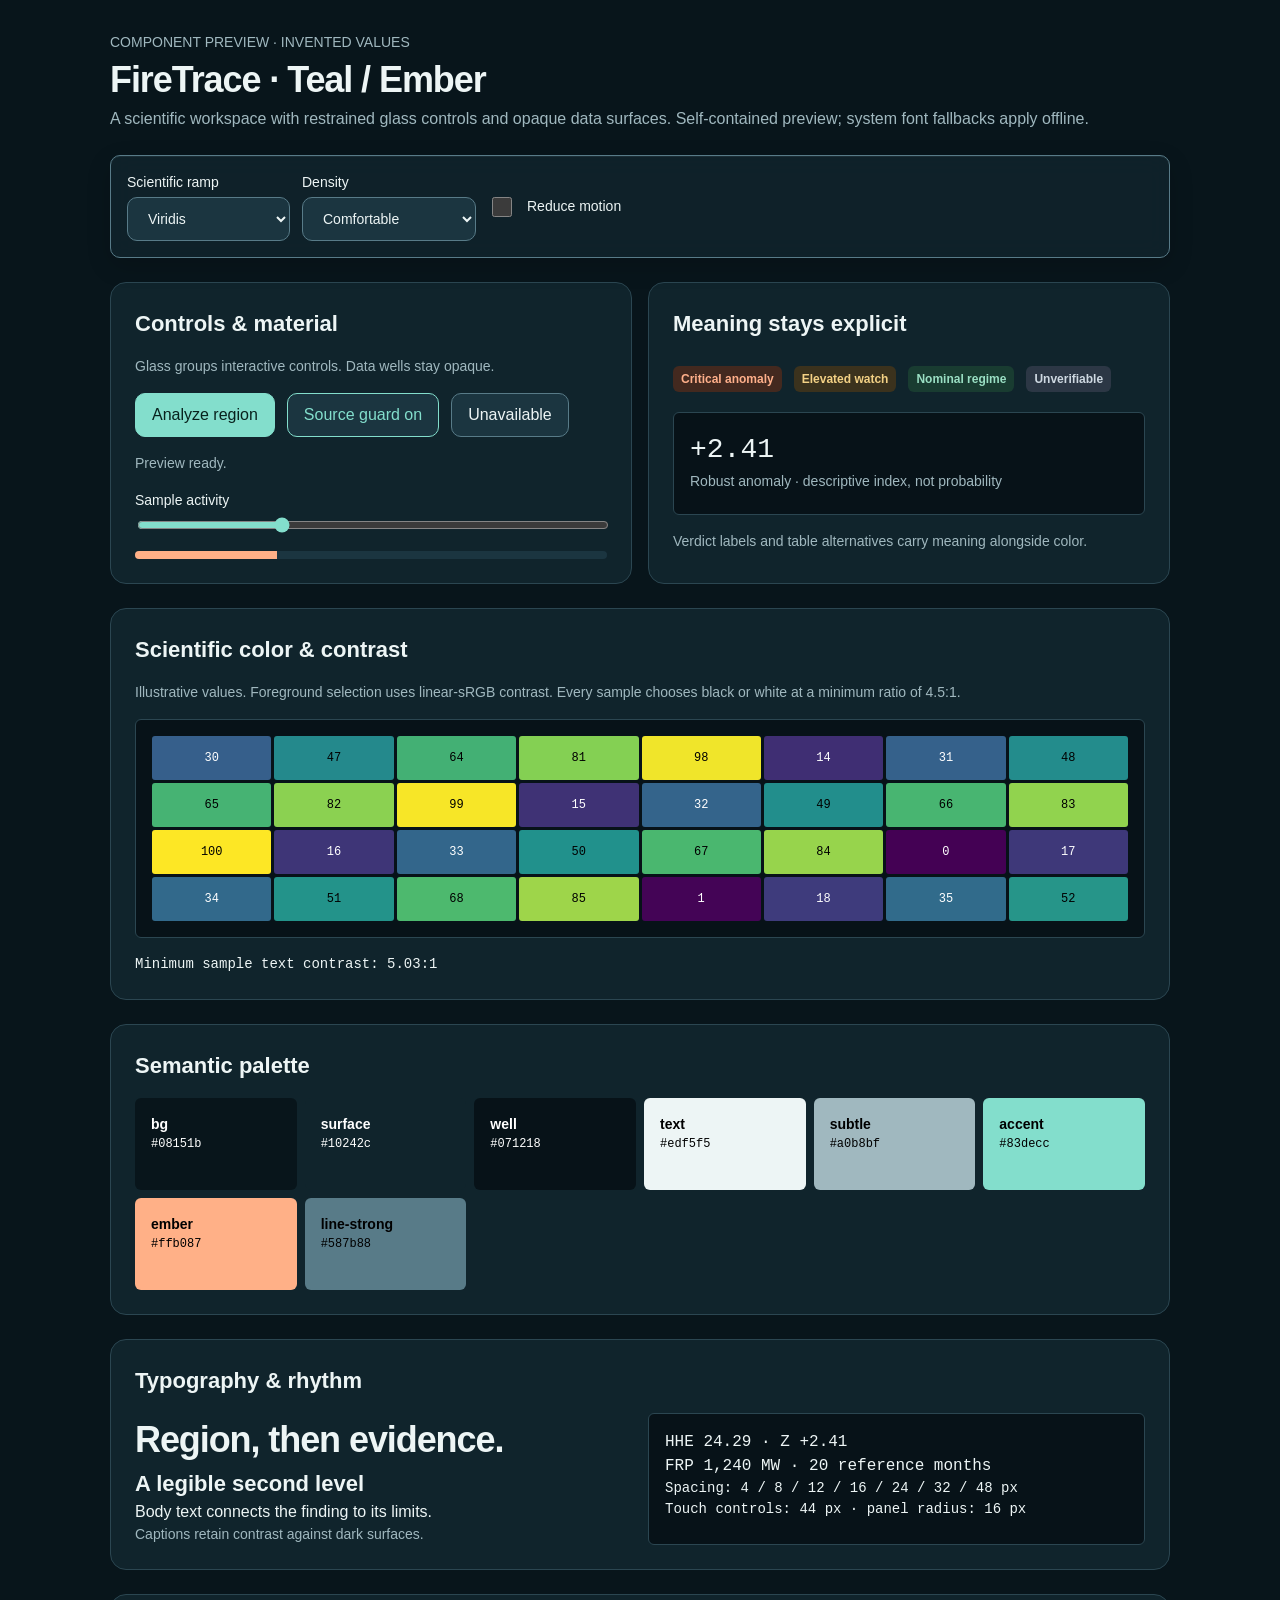
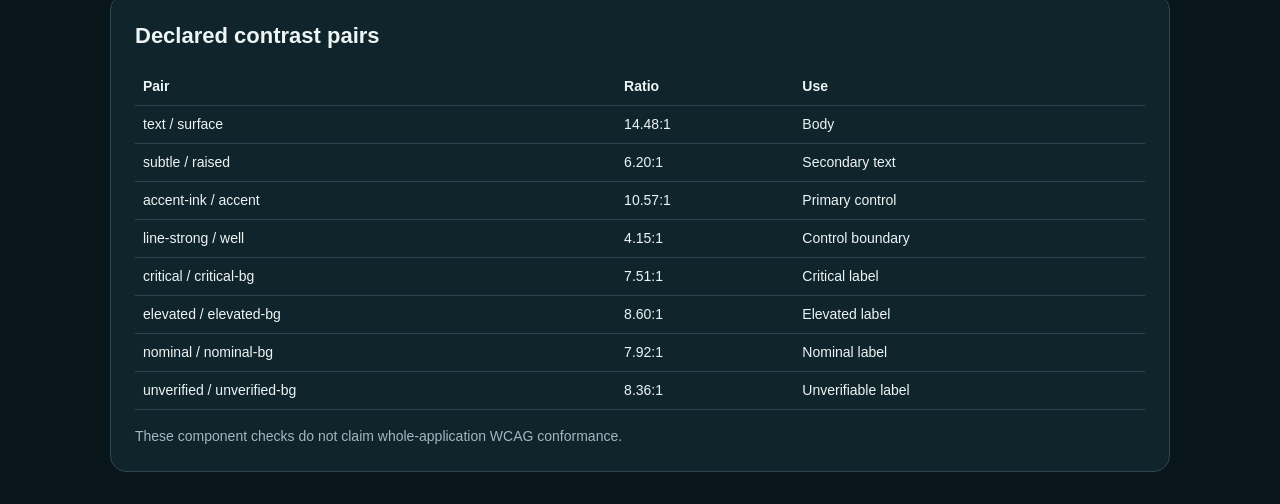
<file: design-preview.html>
<!doctype html>
<html lang="en">
<head>
<meta charset="utf-8"><meta name="viewport" content="width=device-width,initial-scale=1"><meta name="color-scheme" content="dark">
<title>FireTrace · Design system preview</title>
<style>
/* Generated by scripts/build_design.py from design-tokens.json. */
:root {
  --color-bg: #08151b;
  --color-surface: #10242c;
  --color-raised: #1b3540;
  --color-well: #071218;
  --color-text: #edf5f5;
  --color-muted: #bfd0d4;
  --color-subtle: #a0b8bf;
  --color-line: #2b4651;
  --color-line-strong: #587b88;
  --color-accent: #83decc;
  --color-accent-ink: #08221d;
  --color-accent-soft: #173d39;
  --color-ember: #ffb087;
  --color-ember-soft: #40291f;
  --color-critical: #ffb08b;
  --color-critical-bg: #43291f;
  --color-elevated: #f3d185;
  --color-elevated-bg: #3b321d;
  --color-nominal: #9adfc3;
  --color-nominal-bg: #193c31;
  --color-unverified: #ced8e1;
  --color-unverified-bg: #2c3745;
  --color-modis: #7fc8f4;
  --color-viirs: #ffb087;
  --color-both: #83decc;
  --color-excluded: #b9bac8;
  --color-focus: #e6e9a0;
  --color-glass: rgba(16, 36, 44, 0.88);
  --color-white: #ffffff;
  --color-black: #000000;
  --font-sans: Geist, 'Segoe UI', sans-serif;
  --font-mono: 'Geist Mono', 'Cascadia Code', Consolas, monospace;
  --font-size-caption: 12px;
  --font-size-small: 14px;
  --font-size-body: 16px;
  --font-size-title: 22px;
  --font-size-heading: 36px;
  --font-size-metric: 30px;
  --space-1: 4px;
  --space-2: 8px;
  --space-3: 12px;
  --space-4: 16px;
  --space-5: 20px;
  --space-6: 24px;
  --space-8: 32px;
  --space-10: 40px;
  --space-12: 48px;
  --radius-small: 6px;
  --radius-control: 10px;
  --radius-panel: 16px;
  --radius-pill: 999px;
  --shadow-glass: 0 8px 24px rgba(0, 0, 0, 0.16), inset 0 1px 0 rgba(237, 245, 245, 0.06);
  --shadow-floating: 0 12px 32px rgba(0, 0, 0, 0.28);
  --motion-fast: 120ms;
  --motion-normal: 180ms;
  --motion-ease: cubic-bezier(0.2, 0, 0, 1);
  --breakpoint-mobile: 640px;
  --breakpoint-tablet: 1000px;
  --breakpoint-wide: 1440px;
  --layout-max: 1480px;
  --layout-target: 44px;
  --ramp-viridis-0: #440154;
  --ramp-viridis-1: #3b528b;
  --ramp-viridis-2: #21918c;
  --ramp-viridis-3: #5ec962;
  --ramp-viridis-4: #fde725;
  --ramp-cividis-0: #00204c;
  --ramp-cividis-1: #414d6b;
  --ramp-cividis-2: #7c7b78;
  --ramp-cividis-3: #bdaf6f;
  --ramp-cividis-4: #fdea45;
  --ramp-ylorrd-0: #451216;
  --ramp-ylorrd-1: #9c2925;
  --ramp-ylorrd-2: #e75b31;
  --ramp-ylorrd-3: #ffae52;
  --ramp-ylorrd-4: #fff0a3;
  --ramp-diverging-0: #235b91;
  --ramp-diverging-1: #77b8d9;
  --ramp-diverging-2: #243943;
  --ramp-diverging-3: #e7a271;
  --ramp-diverging-4: #bb442a;
}

*{box-sizing:border-box}body{margin:0;background:var(--color-bg);color:var(--color-text);font:16px/1.5 var(--font-sans)}
main{max-width:1100px;margin:auto;padding:32px 20px;display:grid;gap:24px}h1,h2,p{margin:0}h1{font-size:var(--font-size-heading);letter-spacing:-.03em;text-wrap:balance}h2{font-size:var(--font-size-title)}
.muted{color:var(--color-subtle)}.small{font-size:14px}.mono{font-family:var(--font-mono)}
.panel{background:var(--color-surface);border:1px solid var(--color-line);border-radius:var(--radius-panel);padding:24px;display:grid;gap:16px;min-width:0}
.row{display:flex;gap:12px;align-items:center;flex-wrap:wrap}.grid{display:grid;grid-template-columns:repeat(auto-fit,minmax(min(100%,280px),1fr));gap:16px}
.glass{background:var(--color-glass);box-shadow:var(--shadow-glass);backdrop-filter:blur(12px);border:1px solid var(--color-line-strong);border-radius:var(--radius-control);padding:16px}
button,select,input{font:inherit}button,select{min-height:44px;border-radius:var(--radius-control);border:1px solid var(--color-line-strong);padding:8px 16px;background:var(--color-raised);color:var(--color-text)}
button{cursor:pointer}button:hover{background:var(--color-line)}button.primary{background:var(--color-accent);color:var(--color-accent-ink);border-color:var(--color-accent)}
button[aria-pressed="true"]{border-color:var(--color-accent);color:var(--color-accent)}label{font-size:14px;display:grid;gap:4px;min-width:0}
select{max-width:100%;min-width:0}input[type=range]{width:100%;accent-color:var(--color-accent)}input[type=checkbox]{width:20px;height:20px;accent-color:var(--color-accent)}
:focus-visible{outline:3px solid var(--color-focus);outline-offset:3px}.tag{padding:4px 8px;border-radius:var(--radius-small);font-size:12px;font-weight:650}
.critical{background:var(--color-critical-bg);color:var(--color-critical)}.elevated{background:var(--color-elevated-bg);color:var(--color-elevated)}
.nominal{background:var(--color-nominal-bg);color:var(--color-nominal)}.unverified{background:var(--color-unverified-bg);color:var(--color-unverified)}
.well{background:var(--color-well);border:1px solid var(--color-line);border-radius:var(--radius-small);padding:16px}
.heatmap{display:grid;grid-template-columns:repeat(8,minmax(32px,1fr));gap:3px;overflow:auto}.heatmap span{display:flex;align-items:center;justify-content:center;min-height:44px;font:12px var(--font-mono);border-radius:3px}
.compact .heatmap span{min-height:32px}.swatches{display:grid;grid-template-columns:repeat(auto-fit,minmax(145px,1fr));gap:8px}.swatch{padding:16px;border-radius:var(--radius-small);min-height:92px;overflow-wrap:anywhere;font-size:14px}.swatch code{display:block;font-size:12px}
.track{height:8px;background:var(--color-raised);border-radius:6px;overflow:hidden}.track div{height:100%;background:var(--color-ember);width:30%;transition:width var(--motion-normal) var(--motion-ease)}
table{width:100%;border-collapse:collapse;font-size:14px}td,th{padding:8px;text-align:left;border-bottom:1px solid var(--color-line);overflow-wrap:anywhere}
.table-scroll{overflow:auto}.reduced *{transition:none!important;animation:none!important}
@media(max-width:640px){main{padding:20px 12px}.panel{padding:16px}.heatmap{grid-template-columns:repeat(8,minmax(32px,1fr))}}
@media(prefers-reduced-motion:reduce){*{transition:none!important;animation:none!important}}
@supports not(backdrop-filter:blur(1px)){.glass{background:var(--color-surface)}}
</style>
</head>
<body><main>
<header><p class="small muted">COMPONENT PREVIEW · INVENTED VALUES</p><h1>FireTrace · Teal / Ember</h1><p class="muted">A scientific workspace with restrained glass controls and opaque data surfaces. Self-contained preview; system font fallbacks apply offline.</p></header>
<section class="glass row" aria-label="Preview controls">
  <label>Scientific ramp<select id="ramp"><option value="viridis">Viridis</option><option value="cividis">Cividis</option><option value="ylorrd">Ember sequential</option><option value="diverging">Diverging Z</option></select></label>
  <label>Density<select id="density"><option value="comfortable">Comfortable</option><option value="compact">Compact specimen</option></select></label>
  <label class="row"><input type="checkbox" id="motion">Reduce motion</label>
</section>
<section class="grid">
 <article class="panel"><h2>Controls &amp; material</h2><p class="small muted">Glass groups interactive controls. Data wells stay opaque.</p><div class="row"><button class="primary" id="primary" type="button">Analyze region</button><button id="toggle" aria-pressed="true" type="button">Source guard on</button><button disabled>Unavailable</button></div><p id="status" role="status" class="small muted">Preview ready.</p><label>Sample activity <input type="range" id="activity" min="0" max="100" value="30"></label><div class="track" aria-hidden="true"><div id="fill"></div></div></article>
 <article class="panel"><h2>Meaning stays explicit</h2><div class="row"><span class="tag critical">Critical anomaly</span><span class="tag elevated">Elevated watch</span><span class="tag nominal">Nominal regime</span><span class="tag unverified">Unverifiable</span></div><div class="well"><p class="mono" style="font-size:28px">+2.41</p><p class="small muted">Robust anomaly · descriptive index, not probability</p></div><p class="small muted">Verdict labels and table alternatives carry meaning alongside color.</p></article>
</section>
<section class="panel"><h2>Scientific color &amp; contrast</h2><p class="small muted">Illustrative values. Foreground selection uses linear-sRGB contrast. Every sample chooses black or white at a minimum ratio of 4.5:1.</p><div class="well"><div id="heatmap" class="heatmap"></div></div><p id="contrast-status" class="small mono" role="status"></p></section>
<section class="panel"><h2>Semantic palette</h2><div id="swatches" class="swatches"></div></section>
<section class="panel"><h2>Typography &amp; rhythm</h2><div class="grid"><div><h1>Region, then evidence.</h1><h2>A legible second level</h2><p>Body text connects the finding to its limits.</p><p class="small muted">Captions retain contrast against dark surfaces.</p></div><div class="mono well"><p>HHE 24.29 · Z +2.41</p><p>FRP 1,240 MW · 20 reference months</p><p class="small">Spacing: 4 / 8 / 12 / 16 / 24 / 32 / 48 px</p><p class="small">Touch controls: 44 px · panel radius: 16 px</p></div></div></section>
<section class="panel"><h2>Declared contrast pairs</h2><div class="table-scroll"><table><thead><tr><th>Pair</th><th>Ratio</th><th>Use</th></tr></thead><tbody id="ratios"></tbody></table></div><p class="small muted">These component checks do not claim whole-application WCAG conformance.</p></section>
</main>
<script type="application/json" id="design-tokens">{"name": "FireTrace — Teal / Ember", "version": 1, "color": {"bg": "#08151b", "surface": "#10242c", "raised": "#1b3540", "well": "#071218", "text": "#edf5f5", "muted": "#bfd0d4", "subtle": "#a0b8bf", "line": "#2b4651", "line-strong": "#587b88", "accent": "#83decc", "accent-ink": "#08221d", "accent-soft": "#173d39", "ember": "#ffb087", "ember-soft": "#40291f", "critical": "#ffb08b", "critical-bg": "#43291f", "elevated": "#f3d185", "elevated-bg": "#3b321d", "nominal": "#9adfc3", "nominal-bg": "#193c31", "unverified": "#ced8e1", "unverified-bg": "#2c3745", "modis": "#7fc8f4", "viirs": "#ffb087", "both": "#83decc", "excluded": "#b9bac8", "focus": "#e6e9a0", "glass": "rgba(16, 36, 44, 0.88)", "white": "#ffffff", "black": "#000000"}, "font": {"sans": "Geist, 'Segoe UI', sans-serif", "mono": "'Geist Mono', 'Cascadia Code', Consolas, monospace"}, "font-size": {"caption": "12px", "small": "14px", "body": "16px", "title": "22px", "heading": "36px", "metric": "30px"}, "space": {"1": "4px", "2": "8px", "3": "12px", "4": "16px", "5": "20px", "6": "24px", "8": "32px", "10": "40px", "12": "48px"}, "radius": {"small": "6px", "control": "10px", "panel": "16px", "pill": "999px"}, "shadow": {"glass": "0 8px 24px rgba(0, 0, 0, 0.16), inset 0 1px 0 rgba(237, 245, 245, 0.06)", "floating": "0 12px 32px rgba(0, 0, 0, 0.28)"}, "motion": {"fast": "120ms", "normal": "180ms", "ease": "cubic-bezier(0.2, 0, 0, 1)"}, "breakpoint": {"mobile": "640px", "tablet": "1000px", "wide": "1440px"}, "layout": {"max": "1480px", "target": "44px"}, "ramp": {"viridis": ["#440154", "#3b528b", "#21918c", "#5ec962", "#fde725"], "cividis": ["#00204c", "#414d6b", "#7c7b78", "#bdaf6f", "#fdea45"], "ylorrd": ["#451216", "#9c2925", "#e75b31", "#ffae52", "#fff0a3"], "diverging": ["#235b91", "#77b8d9", "#243943", "#e7a271", "#bb442a"]}}</script>
<script>
const tokens=JSON.parse(document.getElementById("design-tokens").textContent),c=tokens.color;
const rgb=hex=>[1,3,5].map(offset=>parseInt(hex.slice(offset,offset+2),16));
function luminance(hex){const v=rgb(hex).map(n=>{const x=n/255;return x<=.04045?x/12.92:((x+.055)/1.055)**2.4});return v[0]*.2126+v[1]*.7152+v[2]*.0722}
function ratio(a,b){const v=[luminance(a),luminance(b)].sort((x,y)=>x-y);return(v[1]+.05)/(v[0]+.05)}
function interpolate(stops,t){const p=Math.min(1,Math.max(0,t))*(stops.length-1),i=Math.min(stops.length-2,Math.floor(p)),f=p-i,a=rgb(stops[i]),b=rgb(stops[i+1]);return"#"+a.map((n,k)=>Math.round(n+f*(b[k]-n)).toString(16).padStart(2,"0")).join("")}
function render(){const host=document.getElementById("heatmap");host.replaceChildren();let minimum=21;for(let i=0;i<32;i++){const value=(i*17+Number(document.getElementById("activity").value))%101,bg=interpolate(tokens.ramp[document.getElementById("ramp").value],value/100),fg=ratio(bg,c.white)>=ratio(bg,c.black)?c.white:c.black;minimum=Math.min(minimum,ratio(bg,fg));const cell=document.createElement("span");cell.textContent=value;cell.style.background=bg;cell.style.color=fg;host.append(cell)}document.getElementById("contrast-status").textContent="Minimum sample text contrast: "+minimum.toFixed(2)+":1";document.getElementById("fill").style.width=document.getElementById("activity").value+"%"}
for(const key of ["bg","surface","well","text","subtle","accent","ember","line-strong"]){const swatch=document.createElement("div");swatch.className="swatch";swatch.style.background=c[key];swatch.style.color=ratio(c[key],c.white)>=ratio(c[key],c.black)?c.white:c.black;const label=document.createElement("strong"),code=document.createElement("code");label.textContent=key;code.textContent=c[key];swatch.append(label,code);document.getElementById("swatches").append(swatch)}
for(const[a,b,use]of[["text","surface","Body"],["subtle","raised","Secondary text"],["accent-ink","accent","Primary control"],["line-strong","well","Control boundary"],["critical","critical-bg","Critical label"],["elevated","elevated-bg","Elevated label"],["nominal","nominal-bg","Nominal label"],["unverified","unverified-bg","Unverifiable label"]]){const row=document.createElement("tr");for(const value of[a+" / "+b,ratio(c[a],c[b]).toFixed(2)+":1",use]){const cell=document.createElement("td");cell.textContent=value;row.append(cell)}document.getElementById("ratios").append(row)}
document.getElementById("ramp").onchange=render;document.getElementById("activity").oninput=render;
document.getElementById("density").onchange=event=>document.body.classList.toggle("compact",event.target.value==="compact");
document.getElementById("motion").onchange=event=>document.body.classList.toggle("reduced",event.target.checked);
document.getElementById("primary").onclick=()=>{document.getElementById("status").textContent="Preview interaction completed; no analysis request was sent."};
document.getElementById("toggle").onclick=event=>{const on=event.target.getAttribute("aria-pressed")!=="true";event.target.setAttribute("aria-pressed",String(on));event.target.textContent="Source guard "+(on?"on":"off")};render();
</script>
</body></html>
</file>
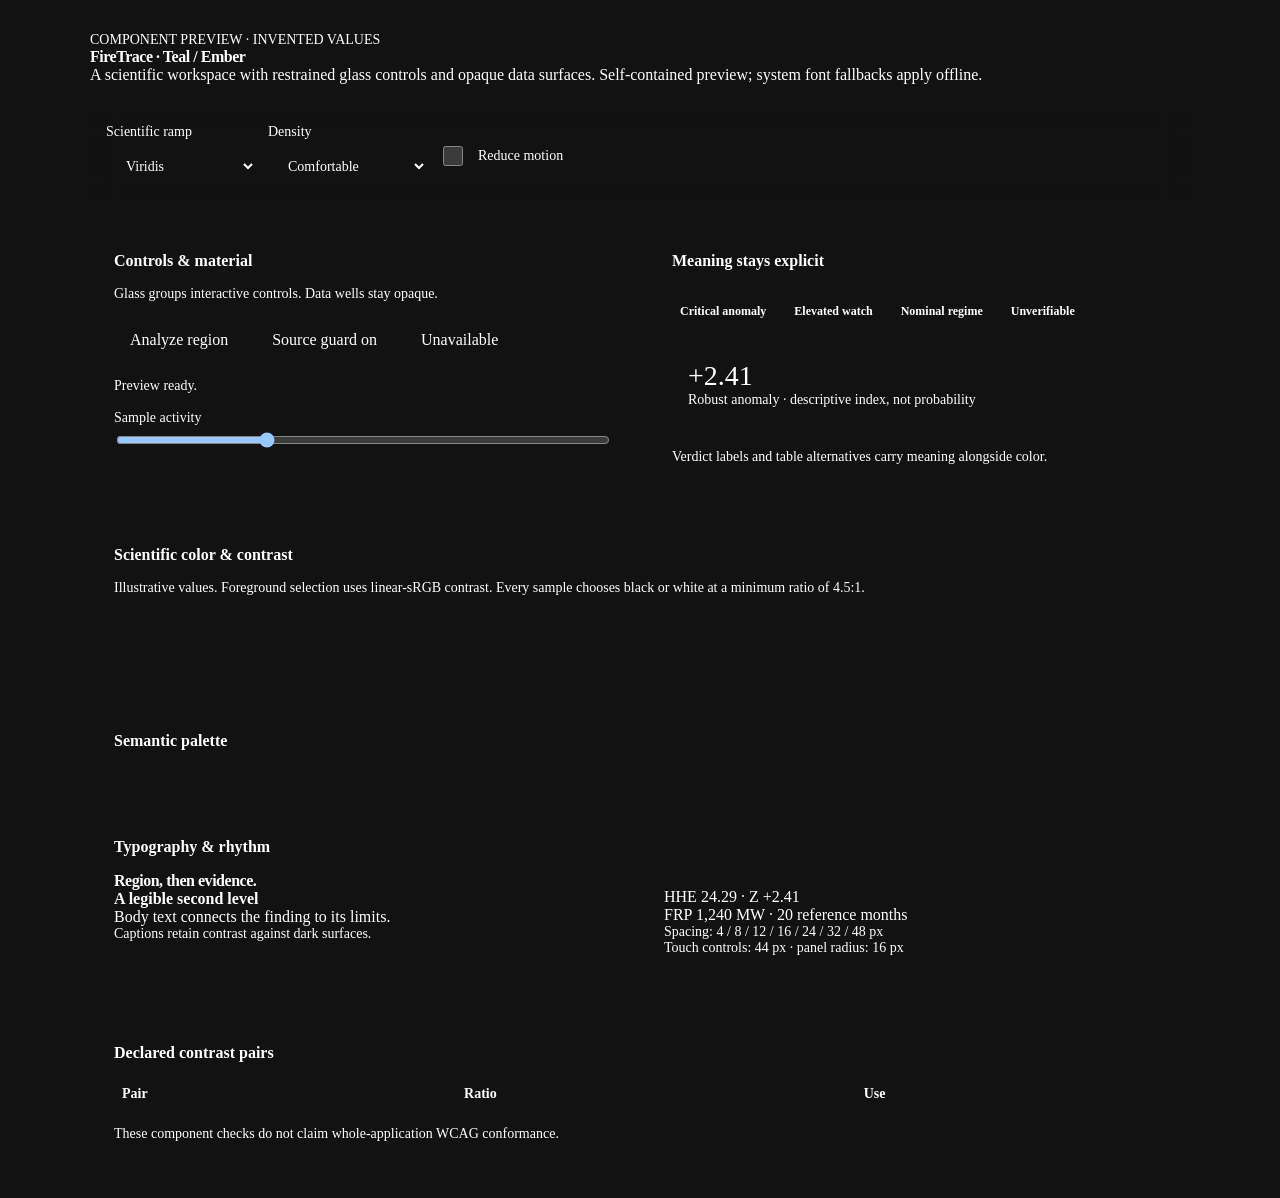
<file: design-preview.template.html>
<!doctype html>
<html lang="en">
<head>
<meta charset="utf-8"><meta name="viewport" content="width=device-width,initial-scale=1"><meta name="color-scheme" content="dark">
<title>FireTrace · Design system preview</title>
<style>
<!--TOKEN_CSS-->
*{box-sizing:border-box}body{margin:0;background:var(--color-bg);color:var(--color-text);font:16px/1.5 var(--font-sans)}
main{max-width:1100px;margin:auto;padding:32px 20px;display:grid;gap:24px}h1,h2,p{margin:0}h1{font-size:var(--font-size-heading);letter-spacing:-.03em;text-wrap:balance}h2{font-size:var(--font-size-title)}
.muted{color:var(--color-subtle)}.small{font-size:14px}.mono{font-family:var(--font-mono)}
.panel{background:var(--color-surface);border:1px solid var(--color-line);border-radius:var(--radius-panel);padding:24px;display:grid;gap:16px;min-width:0}
.row{display:flex;gap:12px;align-items:center;flex-wrap:wrap}.grid{display:grid;grid-template-columns:repeat(auto-fit,minmax(min(100%,280px),1fr));gap:16px}
.glass{background:var(--color-glass);box-shadow:var(--shadow-glass);backdrop-filter:blur(12px);border:1px solid var(--color-line-strong);border-radius:var(--radius-control);padding:16px}
button,select,input{font:inherit}button,select{min-height:44px;border-radius:var(--radius-control);border:1px solid var(--color-line-strong);padding:8px 16px;background:var(--color-raised);color:var(--color-text)}
button{cursor:pointer}button:hover{background:var(--color-line)}button.primary{background:var(--color-accent);color:var(--color-accent-ink);border-color:var(--color-accent)}
button[aria-pressed="true"]{border-color:var(--color-accent);color:var(--color-accent)}label{font-size:14px;display:grid;gap:4px;min-width:0}
select{max-width:100%;min-width:0}input[type=range]{width:100%;accent-color:var(--color-accent)}input[type=checkbox]{width:20px;height:20px;accent-color:var(--color-accent)}
:focus-visible{outline:3px solid var(--color-focus);outline-offset:3px}.tag{padding:4px 8px;border-radius:var(--radius-small);font-size:12px;font-weight:650}
.critical{background:var(--color-critical-bg);color:var(--color-critical)}.elevated{background:var(--color-elevated-bg);color:var(--color-elevated)}
.nominal{background:var(--color-nominal-bg);color:var(--color-nominal)}.unverified{background:var(--color-unverified-bg);color:var(--color-unverified)}
.well{background:var(--color-well);border:1px solid var(--color-line);border-radius:var(--radius-small);padding:16px}
.heatmap{display:grid;grid-template-columns:repeat(8,minmax(32px,1fr));gap:3px;overflow:auto}.heatmap span{display:flex;align-items:center;justify-content:center;min-height:44px;font:12px var(--font-mono);border-radius:3px}
.compact .heatmap span{min-height:32px}.swatches{display:grid;grid-template-columns:repeat(auto-fit,minmax(145px,1fr));gap:8px}.swatch{padding:16px;border-radius:var(--radius-small);min-height:92px;overflow-wrap:anywhere;font-size:14px}.swatch code{display:block;font-size:12px}
.track{height:8px;background:var(--color-raised);border-radius:6px;overflow:hidden}.track div{height:100%;background:var(--color-ember);width:30%;transition:width var(--motion-normal) var(--motion-ease)}
table{width:100%;border-collapse:collapse;font-size:14px}td,th{padding:8px;text-align:left;border-bottom:1px solid var(--color-line);overflow-wrap:anywhere}
.table-scroll{overflow:auto}.reduced *{transition:none!important;animation:none!important}
@media(max-width:640px){main{padding:20px 12px}.panel{padding:16px}.heatmap{grid-template-columns:repeat(8,minmax(32px,1fr))}}
@media(prefers-reduced-motion:reduce){*{transition:none!important;animation:none!important}}
@supports not(backdrop-filter:blur(1px)){.glass{background:var(--color-surface)}}
</style>
</head>
<body><main>
<header><p class="small muted">COMPONENT PREVIEW · INVENTED VALUES</p><h1>FireTrace · Teal / Ember</h1><p class="muted">A scientific workspace with restrained glass controls and opaque data surfaces. Self-contained preview; system font fallbacks apply offline.</p></header>
<section class="glass row" aria-label="Preview controls">
  <label>Scientific ramp<select id="ramp"><option value="viridis">Viridis</option><option value="cividis">Cividis</option><option value="ylorrd">Ember sequential</option><option value="diverging">Diverging Z</option></select></label>
  <label>Density<select id="density"><option value="comfortable">Comfortable</option><option value="compact">Compact specimen</option></select></label>
  <label class="row"><input type="checkbox" id="motion">Reduce motion</label>
</section>
<section class="grid">
 <article class="panel"><h2>Controls &amp; material</h2><p class="small muted">Glass groups interactive controls. Data wells stay opaque.</p><div class="row"><button class="primary" id="primary" type="button">Analyze region</button><button id="toggle" aria-pressed="true" type="button">Source guard on</button><button disabled>Unavailable</button></div><p id="status" role="status" class="small muted">Preview ready.</p><label>Sample activity <input type="range" id="activity" min="0" max="100" value="30"></label><div class="track" aria-hidden="true"><div id="fill"></div></div></article>
 <article class="panel"><h2>Meaning stays explicit</h2><div class="row"><span class="tag critical">Critical anomaly</span><span class="tag elevated">Elevated watch</span><span class="tag nominal">Nominal regime</span><span class="tag unverified">Unverifiable</span></div><div class="well"><p class="mono" style="font-size:28px">+2.41</p><p class="small muted">Robust anomaly · descriptive index, not probability</p></div><p class="small muted">Verdict labels and table alternatives carry meaning alongside color.</p></article>
</section>
<section class="panel"><h2>Scientific color &amp; contrast</h2><p class="small muted">Illustrative values. Foreground selection uses linear-sRGB contrast. Every sample chooses black or white at a minimum ratio of 4.5:1.</p><div class="well"><div id="heatmap" class="heatmap"></div></div><p id="contrast-status" class="small mono" role="status"></p></section>
<section class="panel"><h2>Semantic palette</h2><div id="swatches" class="swatches"></div></section>
<section class="panel"><h2>Typography &amp; rhythm</h2><div class="grid"><div><h1>Region, then evidence.</h1><h2>A legible second level</h2><p>Body text connects the finding to its limits.</p><p class="small muted">Captions retain contrast against dark surfaces.</p></div><div class="mono well"><p>HHE 24.29 · Z +2.41</p><p>FRP 1,240 MW · 20 reference months</p><p class="small">Spacing: 4 / 8 / 12 / 16 / 24 / 32 / 48 px</p><p class="small">Touch controls: 44 px · panel radius: 16 px</p></div></div></section>
<section class="panel"><h2>Declared contrast pairs</h2><div class="table-scroll"><table><thead><tr><th>Pair</th><th>Ratio</th><th>Use</th></tr></thead><tbody id="ratios"></tbody></table></div><p class="small muted">These component checks do not claim whole-application WCAG conformance.</p></section>
</main>
<script type="application/json" id="design-tokens"><!--TOKEN_JSON--></script>
<script>
const tokens=JSON.parse(document.getElementById("design-tokens").textContent),c=tokens.color;
const rgb=hex=>[1,3,5].map(offset=>parseInt(hex.slice(offset,offset+2),16));
function luminance(hex){const v=rgb(hex).map(n=>{const x=n/255;return x<=.04045?x/12.92:((x+.055)/1.055)**2.4});return v[0]*.2126+v[1]*.7152+v[2]*.0722}
function ratio(a,b){const v=[luminance(a),luminance(b)].sort((x,y)=>x-y);return(v[1]+.05)/(v[0]+.05)}
function interpolate(stops,t){const p=Math.min(1,Math.max(0,t))*(stops.length-1),i=Math.min(stops.length-2,Math.floor(p)),f=p-i,a=rgb(stops[i]),b=rgb(stops[i+1]);return"#"+a.map((n,k)=>Math.round(n+f*(b[k]-n)).toString(16).padStart(2,"0")).join("")}
function render(){const host=document.getElementById("heatmap");host.replaceChildren();let minimum=21;for(let i=0;i<32;i++){const value=(i*17+Number(document.getElementById("activity").value))%101,bg=interpolate(tokens.ramp[document.getElementById("ramp").value],value/100),fg=ratio(bg,c.white)>=ratio(bg,c.black)?c.white:c.black;minimum=Math.min(minimum,ratio(bg,fg));const cell=document.createElement("span");cell.textContent=value;cell.style.background=bg;cell.style.color=fg;host.append(cell)}document.getElementById("contrast-status").textContent="Minimum sample text contrast: "+minimum.toFixed(2)+":1";document.getElementById("fill").style.width=document.getElementById("activity").value+"%"}
for(const key of ["bg","surface","well","text","subtle","accent","ember","line-strong"]){const swatch=document.createElement("div");swatch.className="swatch";swatch.style.background=c[key];swatch.style.color=ratio(c[key],c.white)>=ratio(c[key],c.black)?c.white:c.black;const label=document.createElement("strong"),code=document.createElement("code");label.textContent=key;code.textContent=c[key];swatch.append(label,code);document.getElementById("swatches").append(swatch)}
for(const[a,b,use]of[["text","surface","Body"],["subtle","raised","Secondary text"],["accent-ink","accent","Primary control"],["line-strong","well","Control boundary"],["critical","critical-bg","Critical label"],["elevated","elevated-bg","Elevated label"],["nominal","nominal-bg","Nominal label"],["unverified","unverified-bg","Unverifiable label"]]){const row=document.createElement("tr");for(const value of[a+" / "+b,ratio(c[a],c[b]).toFixed(2)+":1",use]){const cell=document.createElement("td");cell.textContent=value;row.append(cell)}document.getElementById("ratios").append(row)}
document.getElementById("ramp").onchange=render;document.getElementById("activity").oninput=render;
document.getElementById("density").onchange=event=>document.body.classList.toggle("compact",event.target.value==="compact");
document.getElementById("motion").onchange=event=>document.body.classList.toggle("reduced",event.target.checked);
document.getElementById("primary").onclick=()=>{document.getElementById("status").textContent="Preview interaction completed; no analysis request was sent."};
document.getElementById("toggle").onclick=event=>{const on=event.target.getAttribute("aria-pressed")!=="true";event.target.setAttribute("aria-pressed",String(on));event.target.textContent="Source guard "+(on?"on":"off")};render();
</script>
</body></html>
</file>
